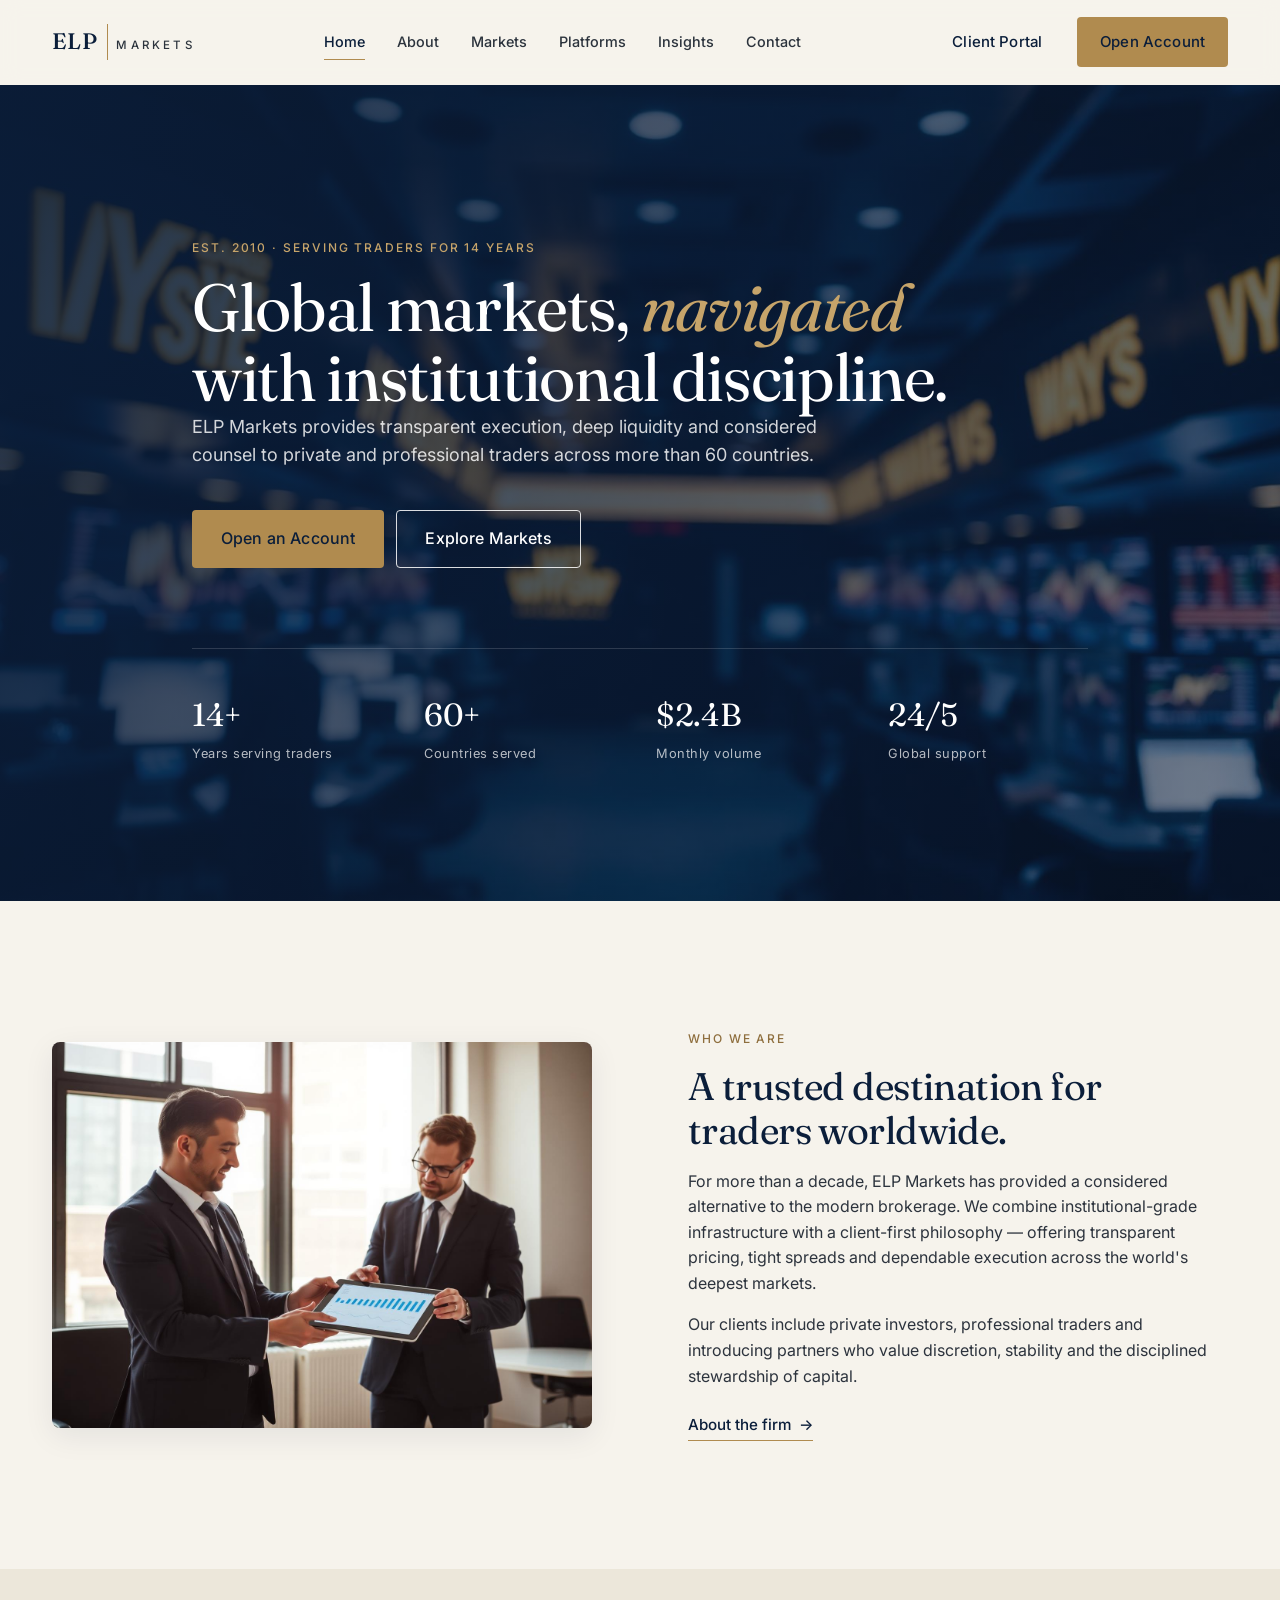
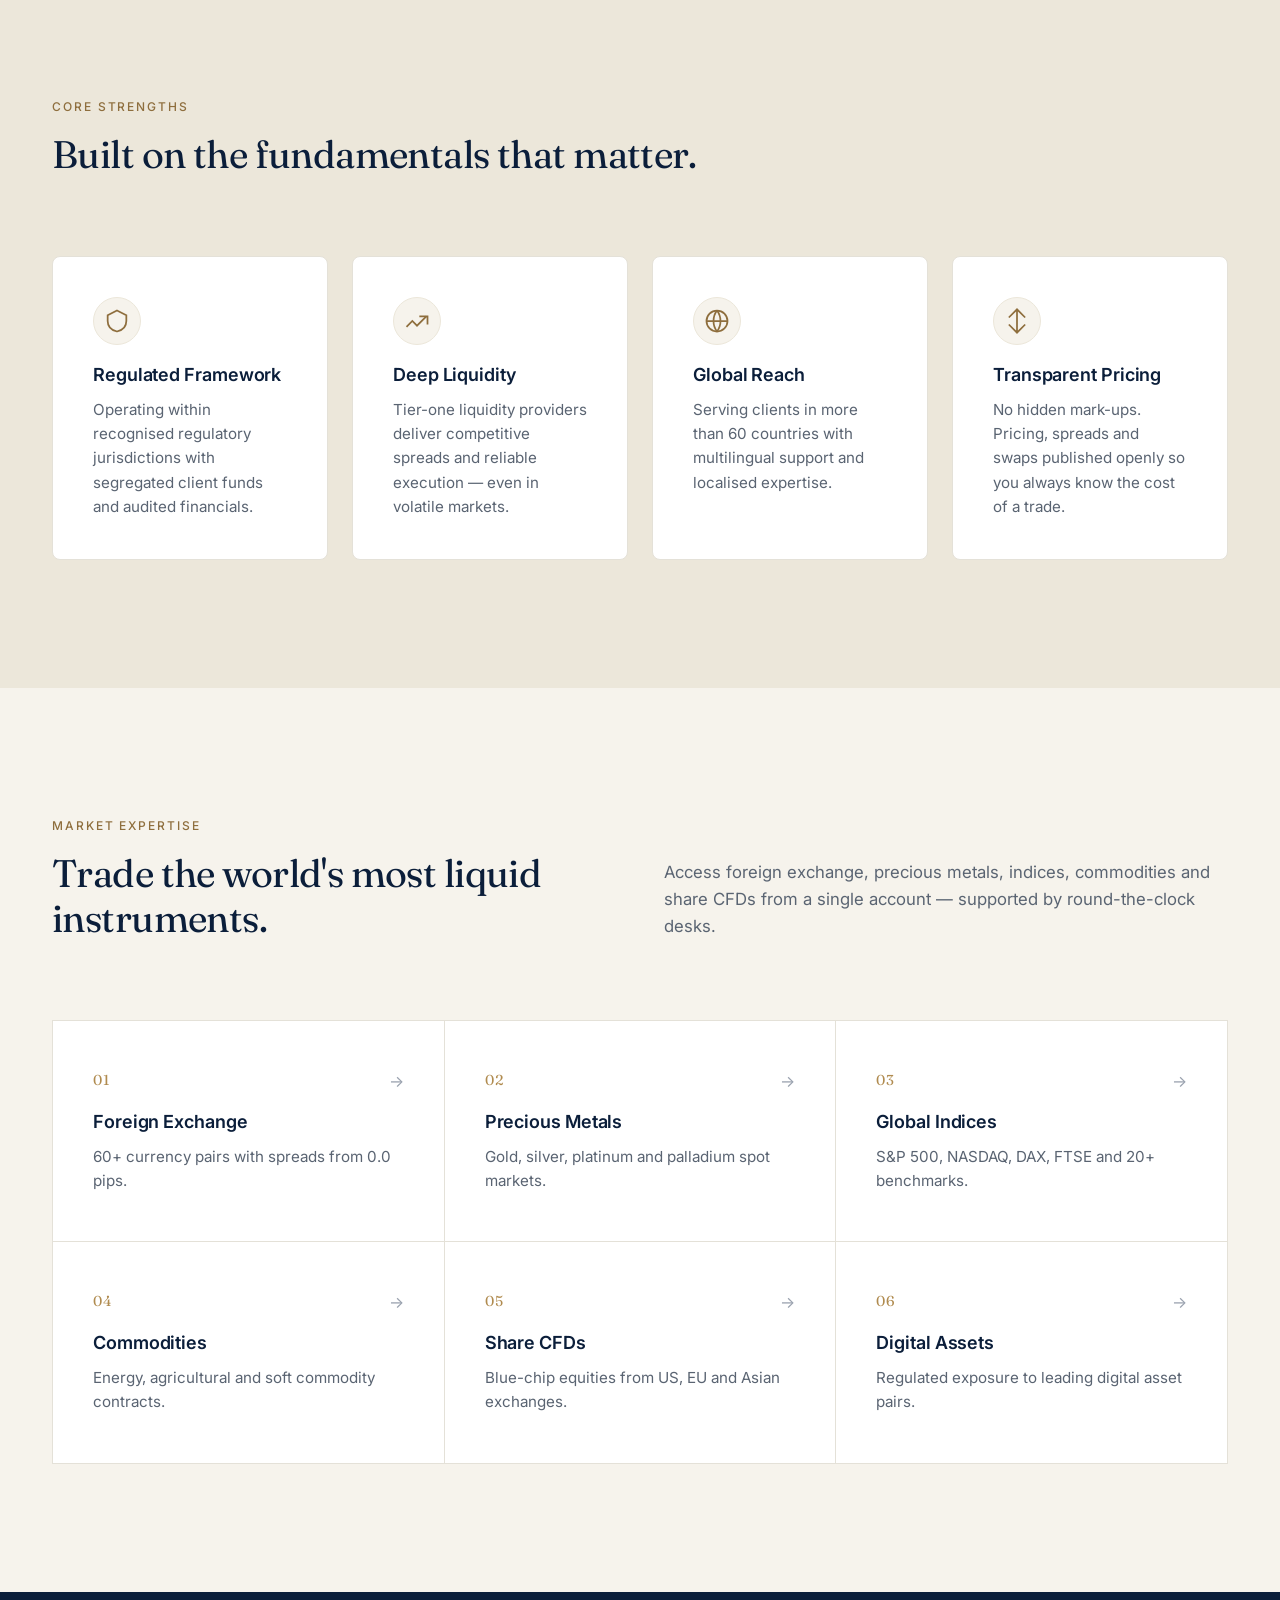
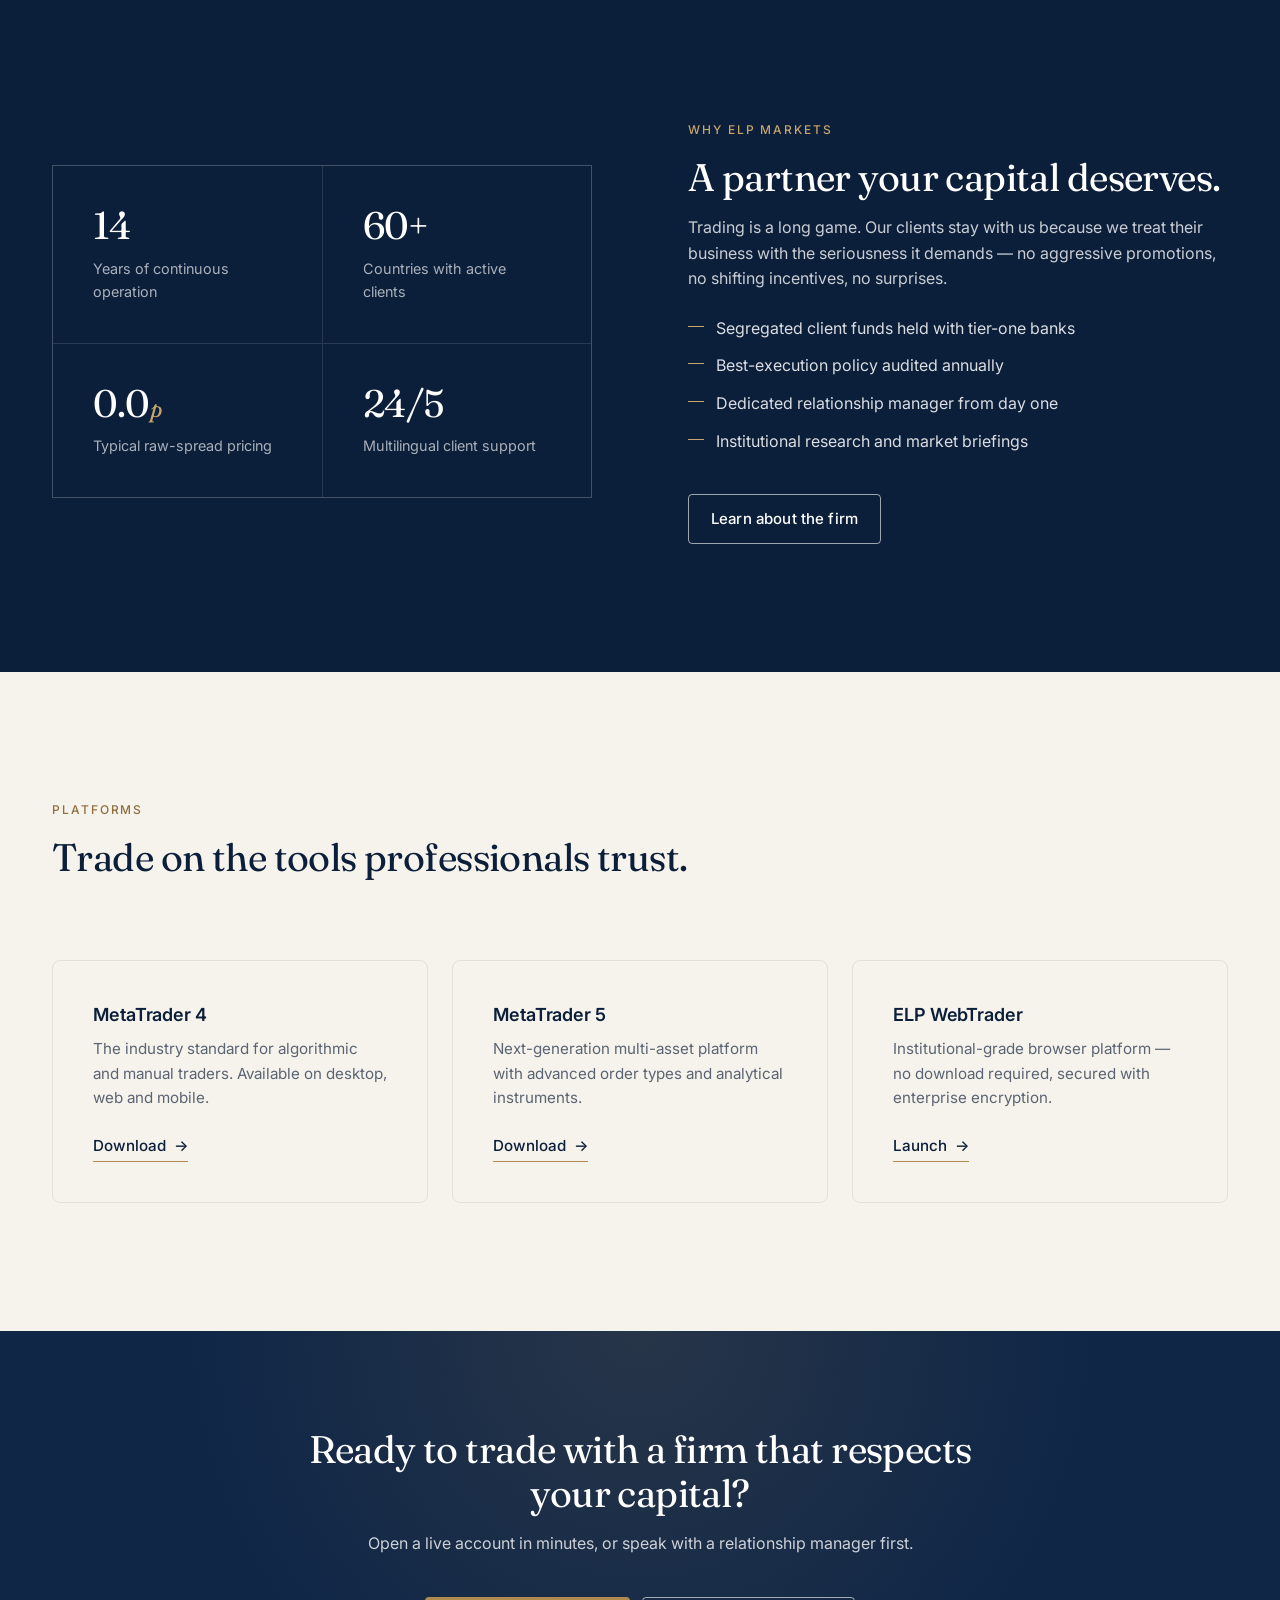
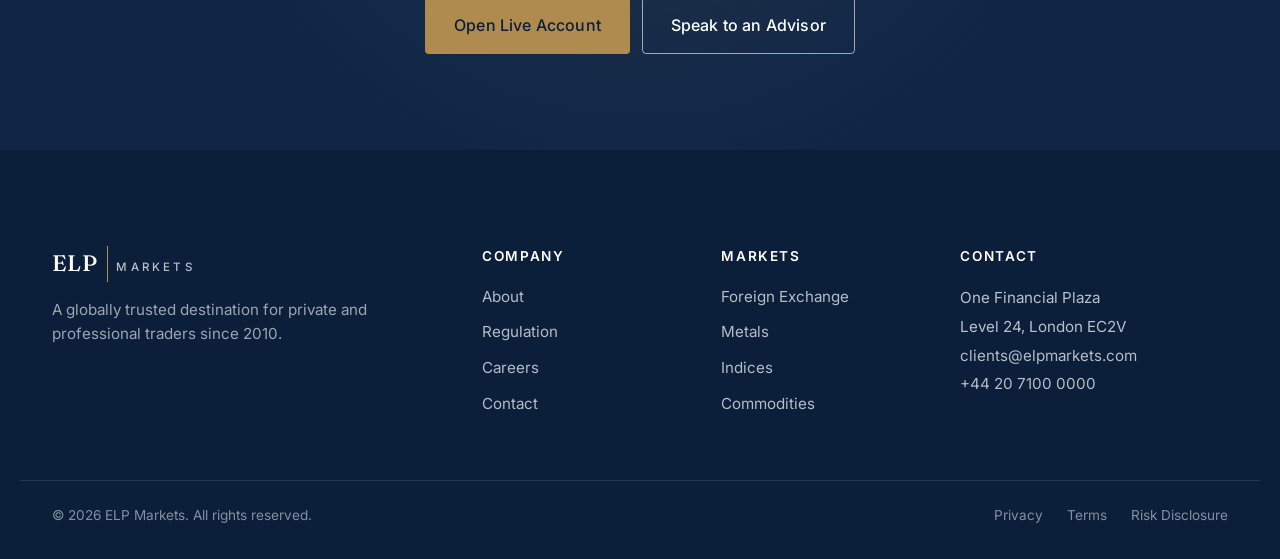
<file: index.html>
<!doctype html>
<html lang="en">
  <head>
    <meta charset="utf-8" />
    <meta name="viewport" content="width=device-width, initial-scale=1" />
    <title>ELP Markets — Global Trading. Institutional Discipline.</title>
    <meta
      name="description"
      content="ELP Markets is a globally trusted broker serving traders for over 14 years with regulated execution, tight spreads, and institutional-grade liquidity across FX, metals, indices and commodities."
    />
    <meta name="theme-color" content="#0B1E3A" />
    <link rel="icon" href="assets/icons/favicon.svg" type="image/svg+xml" />
    <link rel="preconnect" href="https://fonts.googleapis.com" />
    <link rel="preconnect" href="https://fonts.gstatic.com" crossorigin />
    <link
      rel="stylesheet"
      href="https://fonts.googleapis.com/css2?family=Fraunces:opsz,wght@9..144,400;9..144,500;9..144,600&family=Inter:wght@400;500;600;700&display=swap"
    />
    <link rel="stylesheet" href="style.css" />
    <link rel="stylesheet" href="responsive.css" />
    <meta property="og:title" content="ELP Markets — Global Trading. Institutional Discipline." />
    <meta property="og:description" content="A trusted destination for traders worldwide since 2010." />
    <meta property="og:type" content="website" />
    <meta name="twitter:card" content="summary_large_image" />
  </head>
  <body>
    <a class="skip-link" href="#main">Skip to content</a>

    <!-- ================= HEADER ================= -->
    <header class="site-header" id="siteHeader">
      <div class="container header-inner">
        <a href="index.html" class="brand" aria-label="ELP Markets home">
          <span class="brand-mark">ELP</span>
          <span class="brand-word">MARKETS</span>
        </a>
        <nav class="primary-nav" aria-label="Primary">
          <ul>
            <li><a href="index.html" class="is-active">Home</a></li>
            <li><a href="about.html">About</a></li>
            <li><a href="#markets">Markets</a></li>
            <li><a href="#platforms">Platforms</a></li>
            <li><a href="#insights">Insights</a></li>
            <li><a href="#contact">Contact</a></li>
          </ul>
        </nav>
        <div class="header-cta">
          <a href="#" class="btn btn-ghost">Client Portal</a>
          <a href="#" class="btn btn-primary">Open Account</a>
        </div>
        <button class="menu-toggle" aria-label="Open menu" aria-expanded="false" aria-controls="mobileNav">
          <span></span><span></span><span></span>
        </button>
      </div>
      <div class="mobile-nav" id="mobileNav" hidden>
        <ul>
          <li><a href="index.html">Home</a></li>
          <li><a href="about.html">About</a></li>
          <li><a href="#markets">Markets</a></li>
          <li><a href="#platforms">Platforms</a></li>
          <li><a href="#insights">Insights</a></li>
          <li><a href="#contact">Contact</a></li>
          <li><a href="#" class="btn btn-primary btn-block">Open Account</a></li>
        </ul>
      </div>
    </header>

    <main id="main">
      <!-- ================= HERO ================= -->
      <section class="hero" aria-labelledby="heroTitle">
        <div class="hero-media" aria-hidden="true">
          <img src="assets/images/hero.jpg" alt="" width="1920" height="1080" />
          <span class="hero-overlay"></span>
        </div>
        <div class="container hero-inner">
          <p class="eyebrow">Est. 2010 · Serving traders for 14 years</p>
          <h1 id="heroTitle" class="display">
            Global markets, <em>navigated</em><br />with institutional discipline.
          </h1>
          <p class="lede">
            ELP Markets provides transparent execution, deep liquidity and considered
            counsel to private and professional traders across more than 60 countries.
          </p>
          <div class="hero-actions">
            <a href="#" class="btn btn-primary btn-lg">Open an Account</a>
            <a href="#markets" class="btn btn-outline btn-lg">Explore Markets</a>
          </div>
          <ul class="trust-row" aria-label="Trust indicators">
            <li><strong>14+</strong><span>Years serving traders</span></li>
            <li><strong>60+</strong><span>Countries served</span></li>
            <li><strong>$2.4B</strong><span>Monthly volume</span></li>
            <li><strong>24/5</strong><span>Global support</span></li>
          </ul>
        </div>
      </section>

      <!-- ================= OVERVIEW ================= -->
      <section class="section" id="overview" aria-labelledby="overviewTitle">
        <div class="container grid-2">
          <div class="media-frame">
            <img
              src="assets/images/overview.jpg"
              alt="Advisors reviewing global market performance"
              width="1400"
              height="1000"
              loading="lazy"
            />
          </div>
          <div>
            <p class="eyebrow dark">Who we are</p>
            <h2 id="overviewTitle" class="h2">A trusted destination for traders worldwide.</h2>
            <p class="body">
              For more than a decade, ELP Markets has provided a considered
              alternative to the modern brokerage. We combine institutional-grade
              infrastructure with a client-first philosophy — offering transparent
              pricing, tight spreads and dependable execution across the world's
              deepest markets.
            </p>
            <p class="body">
              Our clients include private investors, professional traders and
              introducing partners who value discretion, stability and the
              disciplined stewardship of capital.
            </p>
            <a href="about.html" class="link-arrow">About the firm <span aria-hidden="true">→</span></a>
          </div>
        </div>
      </section>

      <!-- ================= CORE STRENGTHS ================= -->
      <section class="section section-muted" id="strengths" aria-labelledby="strengthsTitle">
        <div class="container">
          <header class="section-head">
            <p class="eyebrow dark">Core strengths</p>
            <h2 id="strengthsTitle" class="h2">Built on the fundamentals that matter.</h2>
          </header>
          <div class="cards-4">
            <article class="card">
              <span class="card-icon" aria-hidden="true">
                <svg viewBox="0 0 24 24" width="28" height="28" fill="none" stroke="currentColor" stroke-width="1.5"><path d="M12 3l8 4v5c0 5-3.5 8-8 9-4.5-1-8-4-8-9V7l8-4z"/></svg>
              </span>
              <h3 class="h4">Regulated Framework</h3>
              <p>Operating within recognised regulatory jurisdictions with segregated client funds and audited financials.</p>
            </article>
            <article class="card">
              <span class="card-icon" aria-hidden="true">
                <svg viewBox="0 0 24 24" width="28" height="28" fill="none" stroke="currentColor" stroke-width="1.5"><path d="M3 17l5-5 4 4 8-8"/><path d="M14 8h7v7"/></svg>
              </span>
              <h3 class="h4">Deep Liquidity</h3>
              <p>Tier-one liquidity providers deliver competitive spreads and reliable execution — even in volatile markets.</p>
            </article>
            <article class="card">
              <span class="card-icon" aria-hidden="true">
                <svg viewBox="0 0 24 24" width="28" height="28" fill="none" stroke="currentColor" stroke-width="1.5"><circle cx="12" cy="12" r="9"/><path d="M3 12h18M12 3a15 15 0 010 18M12 3a15 15 0 000 18"/></svg>
              </span>
              <h3 class="h4">Global Reach</h3>
              <p>Serving clients in more than 60 countries with multilingual support and localised expertise.</p>
            </article>
            <article class="card">
              <span class="card-icon" aria-hidden="true">
                <svg viewBox="0 0 24 24" width="28" height="28" fill="none" stroke="currentColor" stroke-width="1.5"><path d="M12 2v20M5 9l7-7 7 7M5 15l7 7 7-7"/></svg>
              </span>
              <h3 class="h4">Transparent Pricing</h3>
              <p>No hidden mark-ups. Pricing, spreads and swaps published openly so you always know the cost of a trade.</p>
            </article>
          </div>
        </div>
      </section>

      <!-- ================= MARKETS ================= -->
      <section class="section" id="markets" aria-labelledby="marketsTitle">
        <div class="container">
          <header class="section-head split">
            <div>
              <p class="eyebrow dark">Market expertise</p>
              <h2 id="marketsTitle" class="h2">Trade the world's most liquid instruments.</h2>
            </div>
            <p class="section-lede">
              Access foreign exchange, precious metals, indices, commodities and
              share CFDs from a single account — supported by round-the-clock desks.
            </p>
          </header>
          <div class="markets-grid">
            <a href="#" class="market">
              <span class="market-num">01</span>
              <h3 class="h4">Foreign Exchange</h3>
              <p>60+ currency pairs with spreads from 0.0 pips.</p>
            </a>
            <a href="#" class="market">
              <span class="market-num">02</span>
              <h3 class="h4">Precious Metals</h3>
              <p>Gold, silver, platinum and palladium spot markets.</p>
            </a>
            <a href="#" class="market">
              <span class="market-num">03</span>
              <h3 class="h4">Global Indices</h3>
              <p>S&amp;P 500, NASDAQ, DAX, FTSE and 20+ benchmarks.</p>
            </a>
            <a href="#" class="market">
              <span class="market-num">04</span>
              <h3 class="h4">Commodities</h3>
              <p>Energy, agricultural and soft commodity contracts.</p>
            </a>
            <a href="#" class="market">
              <span class="market-num">05</span>
              <h3 class="h4">Share CFDs</h3>
              <p>Blue-chip equities from US, EU and Asian exchanges.</p>
            </a>
            <a href="#" class="market">
              <span class="market-num">06</span>
              <h3 class="h4">Digital Assets</h3>
              <p>Regulated exposure to leading digital asset pairs.</p>
            </a>
          </div>
        </div>
      </section>

      <!-- ================= WHY US ================= -->
      <section class="section section-dark" id="why" aria-labelledby="whyTitle">
        <div class="container grid-2 grid-2--reverse">
          <div>
            <p class="eyebrow light">Why ELP Markets</p>
            <h2 id="whyTitle" class="h2 h2--light">A partner your capital deserves.</h2>
            <p class="body body--light">
              Trading is a long game. Our clients stay with us because we treat
              their business with the seriousness it demands — no aggressive
              promotions, no shifting incentives, no surprises.
            </p>
            <ul class="check-list">
              <li>Segregated client funds held with tier-one banks</li>
              <li>Best-execution policy audited annually</li>
              <li>Dedicated relationship manager from day one</li>
              <li>Institutional research and market briefings</li>
            </ul>
            <a href="about.html" class="btn btn-outline btn-outline--light">Learn about the firm</a>
          </div>
          <div class="stats-grid">
            <div class="stat">
              <strong>14</strong>
              <span>Years of continuous operation</span>
            </div>
            <div class="stat">
              <strong>60+</strong>
              <span>Countries with active clients</span>
            </div>
            <div class="stat">
              <strong>0.0<em>p</em></strong>
              <span>Typical raw-spread pricing</span>
            </div>
            <div class="stat">
              <strong>24/5</strong>
              <span>Multilingual client support</span>
            </div>
          </div>
        </div>
      </section>

      <!-- ================= PLATFORMS ================= -->
      <section class="section" id="platforms" aria-labelledby="platformsTitle">
        <div class="container">
          <header class="section-head">
            <p class="eyebrow dark">Platforms</p>
            <h2 id="platformsTitle" class="h2">Trade on the tools professionals trust.</h2>
          </header>
          <div class="cards-3">
            <article class="card card--outline">
              <h3 class="h4">MetaTrader 4</h3>
              <p>The industry standard for algorithmic and manual traders. Available on desktop, web and mobile.</p>
              <a href="#" class="link-arrow">Download <span aria-hidden="true">→</span></a>
            </article>
            <article class="card card--outline">
              <h3 class="h4">MetaTrader 5</h3>
              <p>Next-generation multi-asset platform with advanced order types and analytical instruments.</p>
              <a href="#" class="link-arrow">Download <span aria-hidden="true">→</span></a>
            </article>
            <article class="card card--outline">
              <h3 class="h4">ELP WebTrader</h3>
              <p>Institutional-grade browser platform — no download required, secured with enterprise encryption.</p>
              <a href="#" class="link-arrow">Launch <span aria-hidden="true">→</span></a>
            </article>
          </div>
        </div>
      </section>

      <!-- ================= CTA ================= -->
      <section class="cta" aria-labelledby="ctaTitle">
        <div class="container cta-inner">
          <h2 id="ctaTitle" class="h2 h2--light">Ready to trade with a firm that respects your capital?</h2>
          <p class="body body--light">Open a live account in minutes, or speak with a relationship manager first.</p>
          <div class="hero-actions">
            <a href="#" class="btn btn-primary btn-lg">Open Live Account</a>
            <a href="#contact" class="btn btn-outline btn-outline--light btn-lg">Speak to an Advisor</a>
          </div>
        </div>
      </section>
    </main>

    <!-- ================= FOOTER ================= -->
    <footer class="site-footer" id="contact">
      <div class="container footer-grid">
        <div>
          <a href="index.html" class="brand brand--light">
            <span class="brand-mark">ELP</span>
            <span class="brand-word">MARKETS</span>
          </a>
          <p class="footer-tagline">
            A globally trusted destination for private and professional traders since 2010.
          </p>
        </div>
        <div>
          <h4>Company</h4>
          <ul>
            <li><a href="about.html">About</a></li>
            <li><a href="#">Regulation</a></li>
            <li><a href="#">Careers</a></li>
            <li><a href="#">Contact</a></li>
          </ul>
        </div>
        <div>
          <h4>Markets</h4>
          <ul>
            <li><a href="#">Foreign Exchange</a></li>
            <li><a href="#">Metals</a></li>
            <li><a href="#">Indices</a></li>
            <li><a href="#">Commodities</a></li>
          </ul>
        </div>
        <div>
          <h4>Contact</h4>
          <address>
            One Financial Plaza<br />
            Level 24, London EC2V<br />
            <a href="mailto:clients@elpmarkets.com">clients@elpmarkets.com</a><br />
            <a href="tel:+442071000000">+44 20 7100 0000</a>
          </address>
        </div>
      </div>
      <div class="container footer-base">
        <p>© <span id="year"></span> ELP Markets. All rights reserved.</p>
        <ul class="footer-legal">
          <li><a href="#">Privacy</a></li>
          <li><a href="#">Terms</a></li>
          <li><a href="#">Risk Disclosure</a></li>
        </ul>
      </div>
    </footer>

    <script src="script.js" defer></script>
  </body>
</html>
</file>
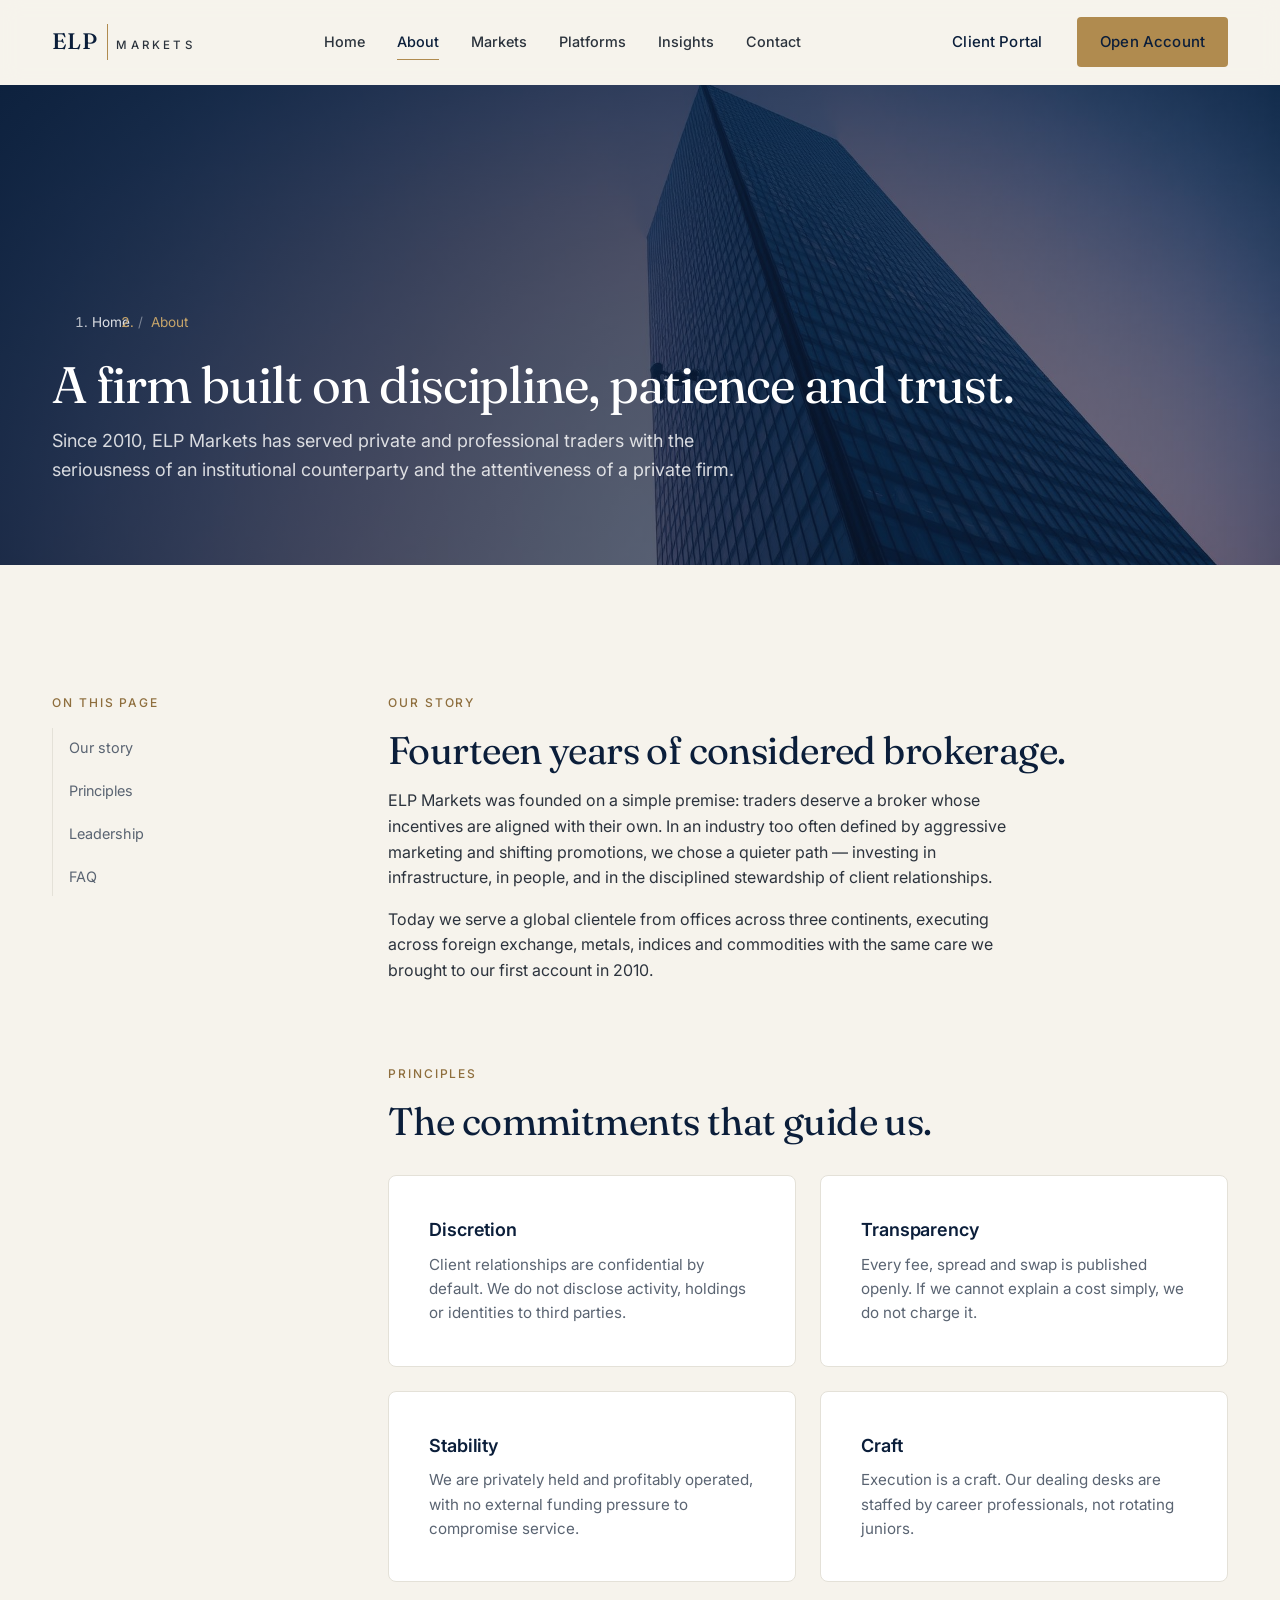
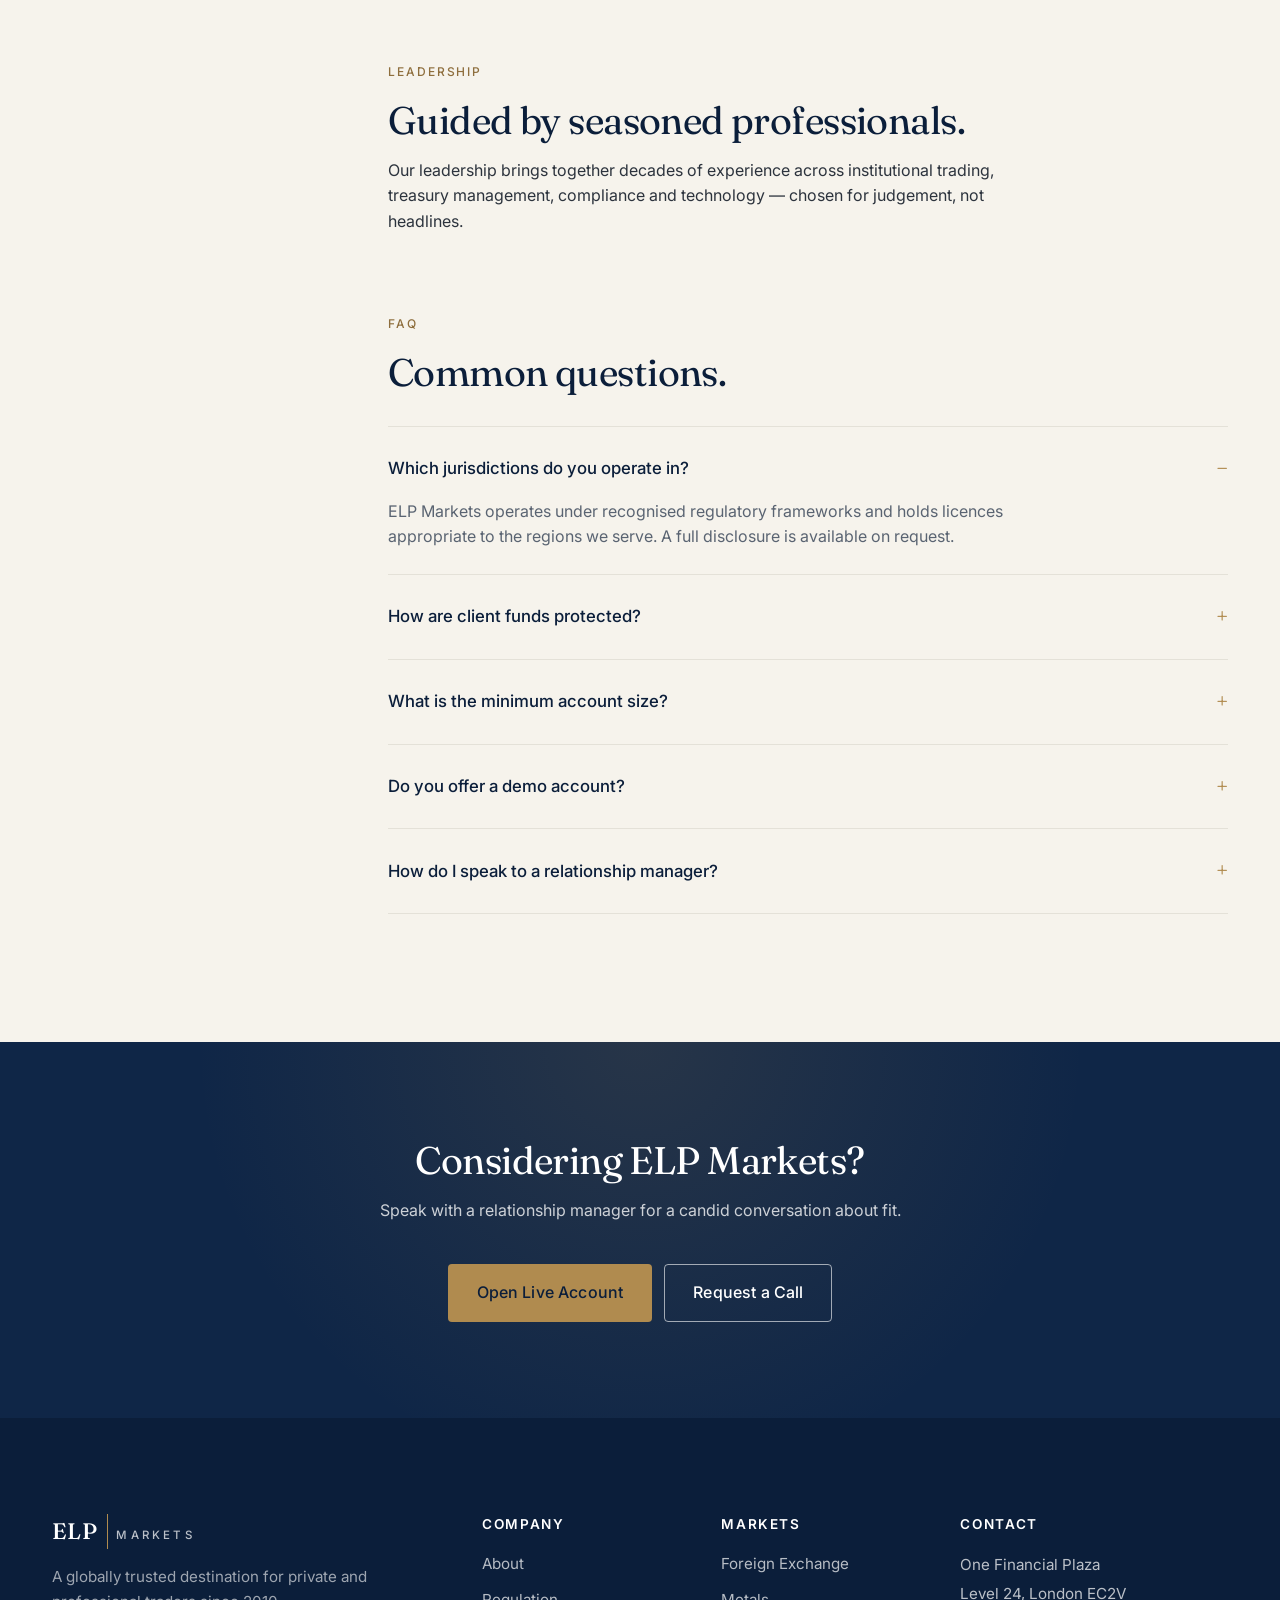
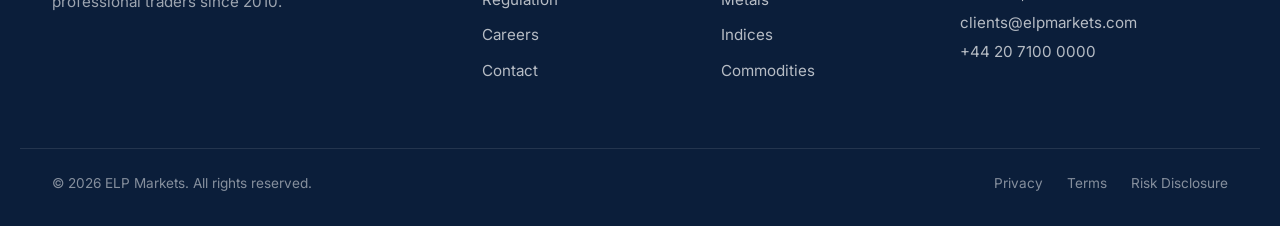
<file: about.html>
<!doctype html>
<html lang="en">
  <head>
    <meta charset="utf-8" />
    <meta name="viewport" content="width=device-width, initial-scale=1" />
    <title>About ELP Markets — 14 years of considered brokerage.</title>
    <meta
      name="description"
      content="Learn about ELP Markets — our history, philosophy, regulatory framework and the people behind more than a decade of trusted brokerage services."
    />
    <link rel="icon" href="assets/icons/favicon.svg" type="image/svg+xml" />
    <link rel="preconnect" href="https://fonts.googleapis.com" />
    <link rel="preconnect" href="https://fonts.gstatic.com" crossorigin />
    <link
      rel="stylesheet"
      href="https://fonts.googleapis.com/css2?family=Fraunces:opsz,wght@9..144,400;9..144,500;9..144,600&family=Inter:wght@400;500;600;700&display=swap"
    />
    <link rel="stylesheet" href="style.css" />
    <link rel="stylesheet" href="responsive.css" />
  </head>
  <body>
    <a class="skip-link" href="#main">Skip to content</a>

    <header class="site-header" id="siteHeader">
      <div class="container header-inner">
        <a href="index.html" class="brand" aria-label="ELP Markets home">
          <span class="brand-mark">ELP</span>
          <span class="brand-word">MARKETS</span>
        </a>
        <nav class="primary-nav" aria-label="Primary">
          <ul>
            <li><a href="index.html">Home</a></li>
            <li><a href="about.html" class="is-active">About</a></li>
            <li><a href="index.html#markets">Markets</a></li>
            <li><a href="index.html#platforms">Platforms</a></li>
            <li><a href="index.html#insights">Insights</a></li>
            <li><a href="index.html#contact">Contact</a></li>
          </ul>
        </nav>
        <div class="header-cta">
          <a href="#" class="btn btn-ghost">Client Portal</a>
          <a href="#" class="btn btn-primary">Open Account</a>
        </div>
        <button class="menu-toggle" aria-label="Open menu" aria-expanded="false" aria-controls="mobileNav">
          <span></span><span></span><span></span>
        </button>
      </div>
      <div class="mobile-nav" id="mobileNav" hidden>
        <ul>
          <li><a href="index.html">Home</a></li>
          <li><a href="about.html">About</a></li>
          <li><a href="index.html#markets">Markets</a></li>
          <li><a href="index.html#platforms">Platforms</a></li>
          <li><a href="index.html#contact">Contact</a></li>
        </ul>
      </div>
    </header>

    <main id="main">
      <!-- ================= INNER HERO ================= -->
      <section class="inner-hero" aria-labelledby="pageTitle">
        <div class="inner-hero-media" aria-hidden="true">
          <img src="assets/images/about-hero.jpg" alt="" width="1920" height="900" />
          <span class="hero-overlay"></span>
        </div>
        <div class="container">
          <nav class="breadcrumb" aria-label="Breadcrumb">
            <ol>
              <li><a href="index.html">Home</a></li>
              <li aria-current="page">About</li>
            </ol>
          </nav>
          <h1 id="pageTitle" class="display display--sm">A firm built on discipline, patience and trust.</h1>
          <p class="lede">
            Since 2010, ELP Markets has served private and professional traders
            with the seriousness of an institutional counterparty and the
            attentiveness of a private firm.
          </p>
        </div>
      </section>

      <!-- ================= INTRO ================= -->
      <section class="section" aria-labelledby="introTitle">
        <div class="container grid-side">
          <aside class="side-nav" aria-label="Section navigation">
            <p class="eyebrow dark">On this page</p>
            <ul>
              <li><a href="#story">Our story</a></li>
              <li><a href="#principles">Principles</a></li>
              <li><a href="#leadership">Leadership</a></li>
              <li><a href="#faq">FAQ</a></li>
            </ul>
          </aside>
          <div>
            <article id="story">
              <p class="eyebrow dark">Our story</p>
              <h2 id="introTitle" class="h2">Fourteen years of considered brokerage.</h2>
              <p class="body">
                ELP Markets was founded on a simple premise: traders deserve a
                broker whose incentives are aligned with their own. In an
                industry too often defined by aggressive marketing and shifting
                promotions, we chose a quieter path — investing in
                infrastructure, in people, and in the disciplined stewardship
                of client relationships.
              </p>
              <p class="body">
                Today we serve a global clientele from offices across three
                continents, executing across foreign exchange, metals, indices
                and commodities with the same care we brought to our first
                account in 2010.
              </p>
            </article>

            <article id="principles" class="mt-lg">
              <p class="eyebrow dark">Principles</p>
              <h2 class="h2">The commitments that guide us.</h2>
              <div class="cards-2 mt-md">
                <div class="card">
                  <h3 class="h4">Discretion</h3>
                  <p>Client relationships are confidential by default. We do not disclose activity, holdings or identities to third parties.</p>
                </div>
                <div class="card">
                  <h3 class="h4">Transparency</h3>
                  <p>Every fee, spread and swap is published openly. If we cannot explain a cost simply, we do not charge it.</p>
                </div>
                <div class="card">
                  <h3 class="h4">Stability</h3>
                  <p>We are privately held and profitably operated, with no external funding pressure to compromise service.</p>
                </div>
                <div class="card">
                  <h3 class="h4">Craft</h3>
                  <p>Execution is a craft. Our dealing desks are staffed by career professionals, not rotating juniors.</p>
                </div>
              </div>
            </article>

            <article id="leadership" class="mt-lg">
              <p class="eyebrow dark">Leadership</p>
              <h2 class="h2">Guided by seasoned professionals.</h2>
              <p class="body">
                Our leadership brings together decades of experience across
                institutional trading, treasury management, compliance and
                technology — chosen for judgement, not headlines.
              </p>
            </article>

            <article id="faq" class="mt-lg" aria-labelledby="faqTitle">
              <p class="eyebrow dark">FAQ</p>
              <h2 id="faqTitle" class="h2">Common questions.</h2>
              <div class="faq">
                <details open>
                  <summary>Which jurisdictions do you operate in?</summary>
                  <p>ELP Markets operates under recognised regulatory frameworks and holds licences appropriate to the regions we serve. A full disclosure is available on request.</p>
                </details>
                <details>
                  <summary>How are client funds protected?</summary>
                  <p>Client funds are held in segregated accounts with tier-one banks and are never used for corporate operations.</p>
                </details>
                <details>
                  <summary>What is the minimum account size?</summary>
                  <p>Standard accounts begin at USD 500. Professional and institutional tiers are available on application.</p>
                </details>
                <details>
                  <summary>Do you offer a demo account?</summary>
                  <p>Yes — unlimited-duration demo accounts are available on both MetaTrader 4 and MetaTrader 5.</p>
                </details>
                <details>
                  <summary>How do I speak to a relationship manager?</summary>
                  <p>New and existing clients can request an introduction via our contact form; a manager will be in touch within one business day.</p>
                </details>
              </div>
            </article>
          </div>
        </div>
      </section>

      <!-- ================= CTA ================= -->
      <section class="cta" aria-labelledby="ctaTitle">
        <div class="container cta-inner">
          <h2 id="ctaTitle" class="h2 h2--light">Considering ELP Markets?</h2>
          <p class="body body--light">Speak with a relationship manager for a candid conversation about fit.</p>
          <div class="hero-actions">
            <a href="#" class="btn btn-primary btn-lg">Open Live Account</a>
            <a href="#" class="btn btn-outline btn-outline--light btn-lg">Request a Call</a>
          </div>
        </div>
      </section>
    </main>

    <footer class="site-footer">
      <div class="container footer-grid">
        <div>
          <a href="index.html" class="brand brand--light">
            <span class="brand-mark">ELP</span>
            <span class="brand-word">MARKETS</span>
          </a>
          <p class="footer-tagline">
            A globally trusted destination for private and professional traders since 2010.
          </p>
        </div>
        <div>
          <h4>Company</h4>
          <ul>
            <li><a href="about.html">About</a></li>
            <li><a href="#">Regulation</a></li>
            <li><a href="#">Careers</a></li>
            <li><a href="#">Contact</a></li>
          </ul>
        </div>
        <div>
          <h4>Markets</h4>
          <ul>
            <li><a href="#">Foreign Exchange</a></li>
            <li><a href="#">Metals</a></li>
            <li><a href="#">Indices</a></li>
            <li><a href="#">Commodities</a></li>
          </ul>
        </div>
        <div>
          <h4>Contact</h4>
          <address>
            One Financial Plaza<br />
            Level 24, London EC2V<br />
            <a href="mailto:clients@elpmarkets.com">clients@elpmarkets.com</a><br />
            <a href="tel:+442071000000">+44 20 7100 0000</a>
          </address>
        </div>
      </div>
      <div class="container footer-base">
        <p>© <span id="year"></span> ELP Markets. All rights reserved.</p>
        <ul class="footer-legal">
          <li><a href="#">Privacy</a></li>
          <li><a href="#">Terms</a></li>
          <li><a href="#">Risk Disclosure</a></li>
        </ul>
      </div>
    </footer>

    <script src="script.js" defer></script>
  </body>
</html>
</file>
<file: style.css>
/* =========================================================
   ELP Markets — Corporate Design System
   Typography: Fraunces (display) + Inter (UI/body)
   Palette:   Navy #0B1E3A · Gold #B08B4F · Bone #F6F3EC
   ========================================================= */

:root {
  /* Colors */
  --navy-900: #0B1E3A;
  --navy-800: #0F2647;
  --navy-700: #1A335A;
  --navy-500: #3A5375;
  --gold-500: #B08B4F;
  --gold-400: #C6A46A;
  --gold-600: #8E6E3D;
  --bone-100: #F6F3EC;
  --bone-200: #ECE7DA;
  --ink-900: #0E1116;
  --ink-700: #2C333D;
  --ink-500: #5A6472;
  --ink-300: #99A1AE;
  --line: #E4E1D8;
  --white: #ffffff;
  --success: #2E7D5B;
  --warning: #B8802A;
  --error: #B4443A;

  /* Type */
  --font-display: "Fraunces", Georgia, "Times New Roman", serif;
  --font-sans: "Inter", -apple-system, BlinkMacSystemFont, "Segoe UI", Roboto, sans-serif;

  /* Spacing (8pt grid) */
  --s-1: 4px;  --s-2: 8px;  --s-3: 12px; --s-4: 16px;
  --s-5: 24px; --s-6: 32px; --s-7: 40px; --s-8: 48px;
  --s-9: 64px; --s-10: 80px; --s-11: 96px; --s-12: 128px;

  /* Layout */
  --radius: 4px;
  --radius-lg: 8px;
  --container: 1240px;
  --header-h: 84px;
  --shadow-sm: 0 1px 2px rgba(11,30,58,.06), 0 2px 8px rgba(11,30,58,.04);
  --shadow-md: 0 8px 30px rgba(11,30,58,.08);
  --ease: cubic-bezier(.2,.7,.2,1);
}

/* =========================================================
   Reset
   ========================================================= */
*,*::before,*::after { box-sizing: border-box; }
* { margin: 0; }
html { -webkit-text-size-adjust: 100%; scroll-behavior: smooth; }
body {
  font-family: var(--font-sans);
  color: var(--ink-900);
  background: var(--bone-100);
  line-height: 1.6;
  font-size: 16px;
  -webkit-font-smoothing: antialiased;
  text-rendering: optimizeLegibility;
}
img,svg { display: block; max-width: 100%; height: auto; }
a { color: inherit; text-decoration: none; }
button { font: inherit; cursor: pointer; background: none; border: 0; color: inherit; }
ul { list-style: none; padding: 0; }

.skip-link {
  position: absolute; left: -9999px; top: 8px;
  background: var(--navy-900); color: #fff; padding: 8px 12px; z-index: 999;
}
.skip-link:focus { left: 8px; }

/* =========================================================
   Container
   ========================================================= */
.container { width: 100%; max-width: var(--container); margin: 0 auto; padding: 0 32px; }

/* =========================================================
   Typography
   ========================================================= */
.display {
  font-family: var(--font-display);
  font-weight: 400;
  font-size: clamp(2.6rem, 5.2vw, 4.4rem);
  line-height: 1.05;
  letter-spacing: -0.02em;
  color: var(--white);
}
.display em { font-style: italic; color: var(--gold-400); }
.display--sm { font-size: clamp(2.2rem, 4vw, 3.4rem); }

.h2 {
  font-family: var(--font-display);
  font-weight: 400;
  font-size: clamp(1.75rem, 3vw, 2.6rem);
  line-height: 1.15;
  letter-spacing: -0.015em;
  color: var(--navy-900);
}
.h2--light { color: var(--white); }
.h4 {
  font-family: var(--font-sans);
  font-weight: 600;
  font-size: 1.125rem;
  letter-spacing: -0.005em;
  color: var(--navy-900);
  margin-bottom: var(--s-2);
}

.eyebrow {
  font-family: var(--font-sans);
  font-weight: 500;
  font-size: 0.75rem;
  letter-spacing: 0.16em;
  text-transform: uppercase;
  color: var(--gold-400);
  margin-bottom: var(--s-4);
}
.eyebrow.dark { color: var(--gold-600); }
.eyebrow.light { color: var(--gold-400); }

.lede {
  font-size: 1.125rem;
  color: rgba(255,255,255,0.82);
  max-width: 62ch;
  line-height: 1.6;
}
.body {
  font-size: 1rem;
  color: var(--ink-700);
  margin-top: var(--s-4);
  max-width: 62ch;
}
.body--light { color: rgba(255,255,255,0.78); }

.link-arrow {
  display: inline-flex; align-items: center; gap: 8px;
  font-weight: 500; font-size: 0.95rem;
  color: var(--navy-900);
  border-bottom: 1px solid var(--gold-500);
  padding-bottom: 2px;
  margin-top: var(--s-5);
  transition: color .2s var(--ease), gap .2s var(--ease);
}
.link-arrow:hover { color: var(--gold-600); gap: 12px; }

.mt-md { margin-top: var(--s-6); }
.mt-lg { margin-top: var(--s-10); }

/* =========================================================
   Buttons
   ========================================================= */
.btn {
  display: inline-flex; align-items: center; justify-content: center;
  padding: 12px 22px;
  font-weight: 500; font-size: 0.9375rem;
  letter-spacing: 0.01em;
  border-radius: var(--radius);
  border: 1px solid transparent;
  transition: all .2s var(--ease);
  white-space: nowrap;
}
.btn-primary { background: var(--gold-500); color: var(--navy-900); }
.btn-primary:hover { background: var(--gold-400); }
.btn-outline {
  border-color: rgb(255 255 255 / 85%); color: #ffffff; background: transparent;
}
.btn-outline:hover { background: rgb(255 255 255 / 85%); color: var(--navy-900); }
.btn-outline--light { border-color: rgba(255,255,255,.6); color: var(--white); }
.btn-outline--light:hover { background: var(--white); color: var(--navy-900); }
.btn-ghost { color: var(--navy-900); }
.btn-ghost:hover { color: var(--gold-600); }
.btn-lg { padding: 15px 28px; font-size: 1rem; }
.btn-block { display: flex; width: 100%; }

/* =========================================================
   Header
   ========================================================= */
.site-header {
  position: sticky; top: 0; z-index: 50;
  background: rgba(246,243,236,0.92);
  backdrop-filter: saturate(140%) blur(10px);
  border-bottom: 1px solid transparent;
  transition: border-color .2s var(--ease), background .2s var(--ease);
}
.site-header.is-scrolled { border-bottom-color: var(--line); background: rgba(246,243,236,0.98); }
.header-inner {
  display: flex; align-items: center; justify-content: space-between;
  height: var(--header-h); gap: var(--s-6);
}
.brand {
  display: inline-flex; align-items: baseline; gap: 8px;
  font-family: var(--font-display); font-weight: 500;
  color: var(--navy-900);
}
.brand-mark {
  font-size: 1.4rem; letter-spacing: 0.02em;
  color: var(--navy-900);
  border-right: 1px solid var(--gold-500);
  padding-right: 10px;
}
.brand-word {
  font-family: var(--font-sans); font-weight: 500;
  font-size: 0.72rem; letter-spacing: 0.28em;
  color: var(--ink-700); text-transform: uppercase;
}
.brand--light { color: var(--white); }
.brand--light .brand-mark { color: var(--white); }
.brand--light .brand-word { color: rgba(255,255,255,.72); }

.primary-nav ul { display: flex; gap: 4px; }
.primary-nav a {
  display: inline-block;
  padding: 10px 14px;
  font-size: 0.9rem; font-weight: 500;
  color: var(--ink-700);
  border-radius: var(--radius);
  transition: color .2s var(--ease);
}
.primary-nav a:hover, .primary-nav a.is-active { color: var(--navy-900); }
.primary-nav a.is-active { position: relative; }
.primary-nav a.is-active::after {
  content: ""; position: absolute; left: 14px; right: 14px; bottom: 4px;
  height: 1px; background: var(--gold-500);
}

.header-cta { display: flex; align-items: center; gap: var(--s-3); }
.menu-toggle {
  display: none;
  width: 44px; height: 44px; align-items: center; justify-content: center; flex-direction: column; gap: 5px;
}
.menu-toggle span { display: block; width: 22px; height: 1.5px; background: var(--navy-900); transition: transform .2s var(--ease), opacity .2s var(--ease); }
.menu-toggle[aria-expanded="true"] span:nth-child(1) { transform: translateY(6.5px) rotate(45deg); }
.menu-toggle[aria-expanded="true"] span:nth-child(2) { opacity: 0; }
.menu-toggle[aria-expanded="true"] span:nth-child(3) { transform: translateY(-6.5px) rotate(-45deg); }

.mobile-nav { background: var(--bone-100); border-top: 1px solid var(--line); }
.mobile-nav ul { padding: var(--s-4) 32px var(--s-6); display: flex; flex-direction: column; gap: 2px; }
.mobile-nav a { display: block; padding: 12px 4px; font-size: 1rem; color: var(--navy-900); border-bottom: 1px solid var(--line); }
.mobile-nav .btn { border-bottom: 0; margin-top: var(--s-3); }

/* =========================================================
   Hero
   ========================================================= */
.hero {
  position: relative;
  min-height: calc(100vh - var(--header-h));
  display: flex; align-items: center;
  padding: var(--s-11) 0 var(--s-10);
  overflow: hidden;
  color: var(--white);
}
.hero-media { position: absolute; inset: 0; z-index: 0; }
.hero-media img { width: 100%; height: 100%; object-fit: cover; }
.hero-overlay {
  position: absolute; inset: 0;
  background:
    linear-gradient(120deg, rgba(11,30,58,.92) 0%, rgba(11,30,58,.7) 55%, rgba(11,30,58,.55) 100%);
}
.hero-inner { position: relative; z-index: 1; max-width: 960px; }
.hero .eyebrow { color: var(--gold-400); }
.hero-actions { display: flex; flex-wrap: wrap; gap: var(--s-3); margin-top: var(--s-7); }

.trust-row {
  display: grid; grid-template-columns: repeat(4, minmax(0,1fr));
  gap: var(--s-6);
  margin-top: var(--s-10);
  padding-top: var(--s-7);
  border-top: 1px solid rgba(255,255,255,0.15);
}
.trust-row li { display: flex; flex-direction: column; gap: 4px; }
.trust-row strong {
  font-family: var(--font-display); font-weight: 400;
  font-size: 2rem; color: var(--white); letter-spacing: -0.01em;
}
.trust-row span { font-size: 0.8rem; color: rgba(255,255,255,0.7); letter-spacing: 0.04em; }

/* =========================================================
   Sections
   ========================================================= */
.section { padding: var(--s-12) 0; }
.section-muted { background: var(--bone-200); }
.section-dark { background: var(--navy-900); color: var(--white); }
.section-head { max-width: 780px; margin-bottom: var(--s-10); }
.section-head.split {
  display: grid; grid-template-columns: 1fr 1fr; gap: var(--s-8);
  align-items: end; max-width: none;
}
.section-lede { color: var(--ink-500); font-size: 1.05rem; max-width: 52ch; }

.grid-2 { display: grid; grid-template-columns: 1fr 1fr; gap: var(--s-11); align-items: center; }
.grid-2--reverse > *:first-child { order: 2; }
.grid-2--reverse > *:last-child { order: 1; }

.media-frame {
  position: relative; border-radius: var(--radius-lg); overflow: hidden;
  box-shadow: var(--shadow-md);
}
.media-frame img { width: 100%; height: 100%; object-fit: cover; }

/* Cards */
.cards-4 { display: grid; grid-template-columns: repeat(4, 1fr); gap: var(--s-5); }
.cards-3 { display: grid; grid-template-columns: repeat(3, 1fr); gap: var(--s-5); }
.cards-2 { display: grid; grid-template-columns: repeat(2, 1fr); gap: var(--s-5); }
.card {
  background: var(--white);
  padding: var(--s-7);
  border-radius: var(--radius-lg);
  border: 1px solid var(--line);
  transition: transform .3s var(--ease), box-shadow .3s var(--ease), border-color .3s var(--ease);
}
.card:hover { transform: translateY(-2px); box-shadow: var(--shadow-md); border-color: var(--bone-200); }
.card p { color: var(--ink-500); font-size: 0.95rem; }
.card--outline { background: transparent; border-color: var(--line); }
.card--outline:hover { background: var(--white); }
.card-icon {
  display: inline-flex; align-items: center; justify-content: center;
  width: 48px; height: 48px; margin-bottom: var(--s-4);
  color: var(--gold-600);
  background: var(--bone-100); border: 1px solid var(--bone-200);
  border-radius: 999px;
}

/* Markets */
.markets-grid { display: grid; grid-template-columns: repeat(3, 1fr); gap: 0; border-top: 1px solid var(--line); border-left: 1px solid var(--line); }
.market {
  display: block; padding: var(--s-8) var(--s-7);
  border-right: 1px solid var(--line); border-bottom: 1px solid var(--line);
  background: var(--white);
  transition: background .3s var(--ease);
  position: relative;
}
.market:hover { background: var(--bone-100); }
.market-num {
  font-family: var(--font-display); font-size: 0.9rem;
  color: var(--gold-500); letter-spacing: 0.06em; display: block; margin-bottom: var(--s-4);
}
.market p { color: var(--ink-500); font-size: 0.95rem; }
.market::after {
  content: "→"; position: absolute; right: var(--s-7); top: var(--s-8);
  color: var(--ink-300); transition: color .2s var(--ease), transform .2s var(--ease);
}
.market:hover::after { color: var(--gold-500); transform: translateX(4px); }

/* Stats */
.stats-grid { display: grid; grid-template-columns: repeat(2, 1fr); gap: 1px; background: rgba(255,255,255,0.12); border: 1px solid rgba(255,255,255,0.12); }
.stat { background: var(--navy-900); padding: var(--s-7); }
.stat strong {
  display: block; font-family: var(--font-display); font-weight: 400;
  font-size: clamp(2.2rem, 3vw, 3rem); color: var(--white); line-height: 1;
  letter-spacing: -0.02em;
}
.stat strong em { font-style: italic; font-size: 0.6em; color: var(--gold-400); }
.stat span { display: block; margin-top: var(--s-3); color: rgba(255,255,255,0.65); font-size: 0.9rem; }

/* Check list */
.check-list { margin: var(--s-5) 0 var(--s-7); display: flex; flex-direction: column; gap: var(--s-3); }
.check-list li {
  position: relative; padding-left: 28px; color: rgba(255,255,255,0.85);
}
.check-list li::before {
  content: ""; position: absolute; left: 0; top: 10px;
  width: 16px; height: 1px; background: var(--gold-400);
}

/* CTA */
.cta { background: var(--navy-800); padding: var(--s-11) 0; text-align: center; color: var(--white); position: relative; }
.cta::before {
  content: ""; position: absolute; inset: 0;
  background: radial-gradient(circle at 50% 0%, rgba(176,139,79,0.15), transparent 60%);
  pointer-events: none;
}
.cta-inner { position: relative; max-width: 780px; margin: 0 auto; }
.cta-inner .body { margin-left: auto; margin-right: auto; }
.cta-inner .hero-actions { justify-content: center; margin-top: var(--s-7); }

/* =========================================================
   Inner page
   ========================================================= */
.inner-hero {
  position: relative; padding: var(--s-11) 0 var(--s-10);
  color: var(--white); overflow: hidden;
  min-height: 480px; display: flex; align-items: flex-end;
}
.inner-hero-media { position: absolute; inset: 0; z-index: 0; }
.inner-hero-media img { width: 100%; height: 100%; object-fit: cover; }
.inner-hero .container { position: relative; z-index: 1; }
.inner-hero .lede { margin-top: var(--s-4); }

.breadcrumb ol { display: flex; gap: 8px; font-size: 0.85rem; color: rgba(255,255,255,0.7); margin-bottom: var(--s-5); }
.breadcrumb li + li::before { content: "/"; margin-right: 8px; color: rgba(255,255,255,0.4); }
.breadcrumb a { color: rgba(255,255,255,0.85); border-bottom: 1px solid transparent; transition: border-color .2s var(--ease); }
.breadcrumb a:hover { border-bottom-color: var(--gold-400); }
.breadcrumb [aria-current="page"] { color: var(--gold-400); }

.grid-side { display: grid; grid-template-columns: 240px 1fr; gap: var(--s-11); align-items: start; }
.side-nav { position: sticky; top: calc(var(--header-h) + 24px); }
.side-nav ul { display: flex; flex-direction: column; gap: 4px; border-left: 1px solid var(--line); }
.side-nav a {
  display: block; padding: 8px 16px; font-size: 0.9rem; color: var(--ink-500);
  border-left: 1px solid transparent; margin-left: -1px;
  transition: color .2s var(--ease), border-color .2s var(--ease);
}
.side-nav a:hover { color: var(--navy-900); border-left-color: var(--gold-500); }

/* FAQ */
.faq { margin-top: var(--s-6); border-top: 1px solid var(--line); }
.faq details {
  border-bottom: 1px solid var(--line);
  padding: var(--s-5) 0;
}
.faq summary {
  cursor: pointer; list-style: none; display: flex; justify-content: space-between; align-items: center;
  font-weight: 500; font-size: 1.05rem; color: var(--navy-900);
}
.faq summary::-webkit-details-marker { display: none; }
.faq summary::after {
  content: "+"; font-family: var(--font-display); font-size: 1.4rem; color: var(--gold-500);
  transition: transform .2s var(--ease);
}
.faq details[open] summary::after { content: "−"; }
.faq p { margin-top: var(--s-3); color: var(--ink-500); max-width: 64ch; }

/* =========================================================
   Footer
   ========================================================= */
.site-footer {
  background: var(--navy-900); color: rgba(255,255,255,0.72);
  padding: var(--s-11) 0 var(--s-6);
}
.footer-grid {
  display: grid; grid-template-columns: 2fr 1fr 1fr 1.4fr; gap: var(--s-8);
  padding-bottom: var(--s-9); border-bottom: 1px solid rgba(255,255,255,0.1);
}
.footer-grid h4 {
  font-family: var(--font-sans); font-weight: 600; color: var(--white);
  font-size: 0.85rem; letter-spacing: 0.12em; text-transform: uppercase;
  margin-bottom: var(--s-4);
}
.footer-grid ul { display: flex; flex-direction: column; gap: 10px; }
.footer-grid a { color: rgba(255,255,255,0.7); transition: color .2s var(--ease); font-size: 0.95rem; }
.footer-grid a:hover { color: var(--gold-400); }
.footer-tagline { color: rgba(255,255,255,0.6); font-size: 0.95rem; max-width: 34ch; margin-top: var(--s-4); }
address { font-style: normal; font-size: 0.95rem; line-height: 1.9; }
.footer-base {
  display: flex; justify-content: space-between; align-items: center;
  padding-top: var(--s-5); font-size: 0.85rem; color: rgba(255,255,255,0.5);
}
.footer-legal { display: flex; gap: var(--s-5); }

/* Focus states */
a:focus-visible, button:focus-visible, summary:focus-visible {
  outline: 2px solid var(--gold-500); outline-offset: 3px; border-radius: 2px;
}
</file>
<file: responsive.css>
/* =========================================================
   Responsive rules — mobile-first breakpoints
   Desktop: >= 1200px
   Laptop:  1024–1199px
   Tablet:  768–1023px
   Mobile:  <= 767px
   ========================================================= */

/* Laptop */
@media (max-width: 1199px) {
  .container { padding: 0 28px; }
  .grid-2 { gap: var(--s-9); }
  .cards-4 { grid-template-columns: repeat(2, 1fr); }
  .trust-row { gap: var(--s-5); }
}

/* Tablet */
@media (max-width: 1023px) {
  :root { --header-h: 72px; }
  .container { padding: 0 24px; }
  .primary-nav, .header-cta { display: none; }
  .menu-toggle { display: inline-flex; }

  .section { padding: var(--s-10) 0; }
  .section-head.split { grid-template-columns: 1fr; gap: var(--s-4); }

  .grid-2 { grid-template-columns: 1fr; gap: var(--s-8); }
  .grid-2--reverse > *:first-child { order: 1; }
  .grid-2--reverse > *:last-child { order: 2; }

  .grid-side { grid-template-columns: 1fr; gap: var(--s-7); }
  .side-nav { position: static; }
  .side-nav ul { flex-direction: row; flex-wrap: wrap; border-left: 0; border-top: 1px solid var(--line); padding-top: var(--s-3); }
  .side-nav a { border-left: 0; border-top: 1px solid transparent; margin-left: 0; margin-top: -1px; }
  .side-nav a:hover { border-left-color: transparent; border-top-color: var(--gold-500); }

  .cards-3, .cards-2 { grid-template-columns: repeat(2, 1fr); }
  .markets-grid { grid-template-columns: repeat(2, 1fr); }
  .stats-grid { grid-template-columns: repeat(2, 1fr); }
  .trust-row { grid-template-columns: repeat(4, 1fr); }

  .footer-grid { grid-template-columns: 1fr 1fr; gap: var(--s-7); }
}

/* Mobile */
@media (max-width: 767px) {
  .container { padding: 0 20px; }

  .header-cta { display: none; }

  .hero { min-height: auto; padding: var(--s-9) 0 var(--s-10); }
  .display { font-size: clamp(2.1rem, 8vw, 2.8rem); }
  .lede { font-size: 1rem; }
  .hero-actions .btn { width: 100%; }
  .hero-actions { flex-direction: column; align-items: stretch; }

  .trust-row { grid-template-columns: repeat(2, 1fr); gap: var(--s-5); margin-top: var(--s-8); padding-top: var(--s-5); }
  .trust-row strong { font-size: 1.5rem; }

  .section { padding: var(--s-9) 0; }
  .section-head { margin-bottom: var(--s-7); }
  .h2 { font-size: clamp(1.6rem, 6vw, 2rem); }

  .cards-4, .cards-3, .cards-2 { grid-template-columns: 1fr; }
  .markets-grid { grid-template-columns: 1fr; }
  .market::after { top: var(--s-7); right: var(--s-6); }
  .stats-grid { grid-template-columns: 1fr; }

  .card { padding: var(--s-6); }

  .inner-hero { min-height: 360px; padding: var(--s-9) 0 var(--s-7); }

  .cta { padding: var(--s-9) 0; }

  .footer-grid { grid-template-columns: 1fr; gap: var(--s-6); padding-bottom: var(--s-7); }
  .footer-base { flex-direction: column; align-items: flex-start; gap: var(--s-3); text-align: left; }
  .footer-legal { flex-wrap: wrap; }
}

/* Small mobile */
@media (max-width: 400px) {
  .brand-word { display: none; }
  .brand-mark { border-right: 0; padding-right: 0; }
}

/* Reduced motion */
@media (prefers-reduced-motion: reduce) {
  * { animation-duration: 0.01ms !important; animation-iteration-count: 1 !important; transition-duration: 0.01ms !important; scroll-behavior: auto !important; }
}
</file>
